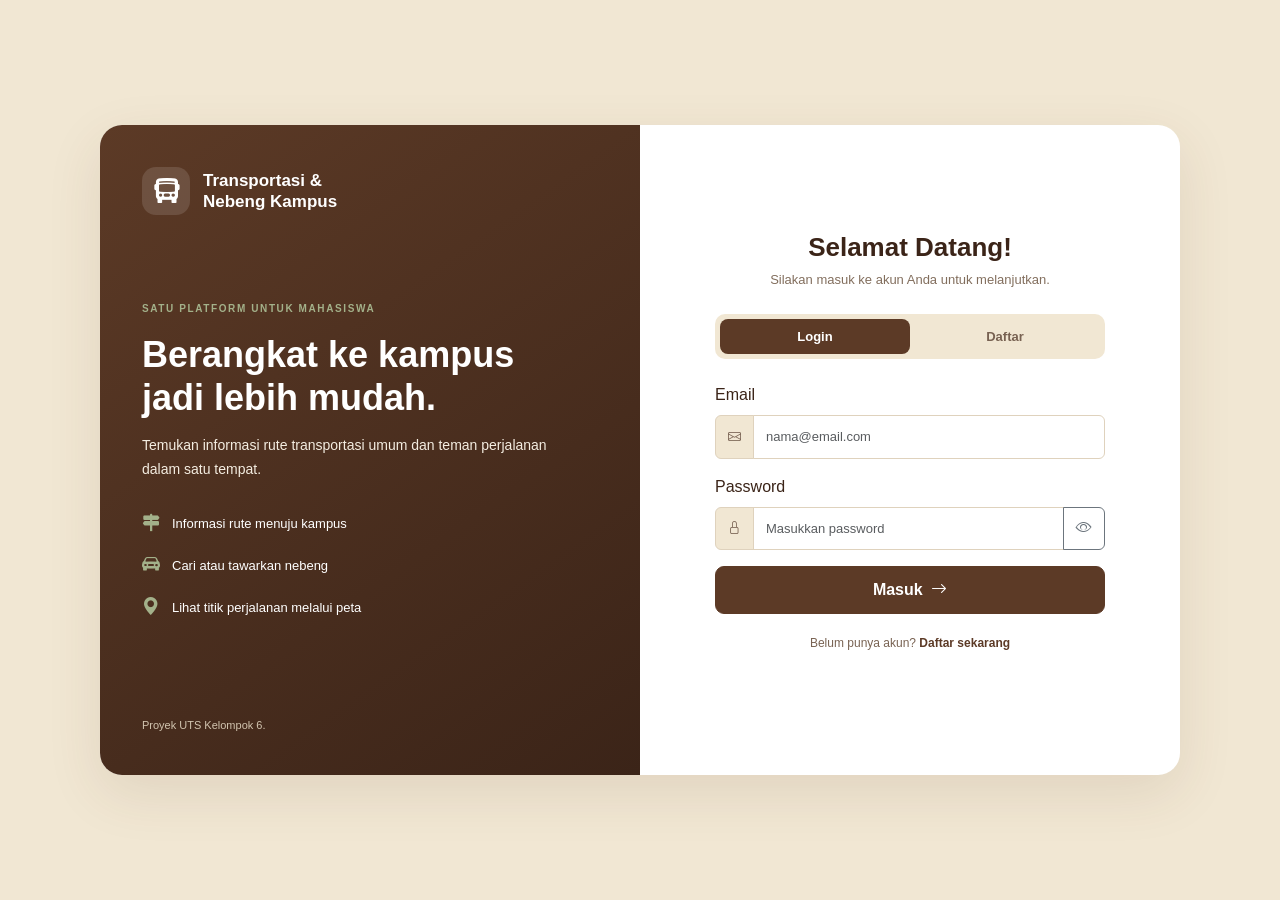
<file: login.html>
<!DOCTYPE html>
<html lang="id">
  <!-- BAGIAN HEAD : Meta data, Bootstrap, ikon, dan CSS tampilan login/daftar.-->
<head> 
  <meta charset="UTF-8">
  <meta name="viewport" content="width=device-width, initial-scale=1.0">
  <title>Login & Daftar | Transportasi & Nebeng Kampus</title>
  <link href="https://cdn.jsdelivr.net/npm/bootstrap@5.3.3/dist/css/bootstrap.min.css" rel="stylesheet">
  <link href="https://cdn.jsdelivr.net/npm/bootstrap-icons@1.11.3/font/bootstrap-icons.min.css" rel="stylesheet">
  <link href="css/style.css" rel="stylesheet">
</head>
<body class="auth-page">
  <!-- pembungkus AUTH: membagi halaman menjadi panel pengenalan dan panel formulir.-->
  <main class="auth-wrapper">
    <!-- Panel Pengenalan: identitas aplikasi dan ringkasan fitur yang tersedia.-->
    <section class="auth-intro">
      <div class="auth-brand">
        <div class="auth-brand-icon"><i class="bi bi-bus-front-fill"></i></div>
        <div><strong>Transportasi &</strong><br><strong>Nebeng Kampus</strong></div>
      </div>
      <div class="auth-intro-content">
        <span class="auth-eyebrow">SATU PLATFORM UNTUK MAHASISWA</span>
        <h1>Berangkat ke kampus jadi lebih mudah.</h1>
        <p>Temukan informasi rute transportasi umum dan teman perjalanan dalam satu tempat.</p>
        <div class="auth-feature"><i class="bi bi-signpost-2-fill"></i><span>Informasi rute menuju kampus</span></div>
        <div class="auth-feature"><i class="bi bi-car-front-fill"></i><span>Cari atau tawarkan nebeng</span></div>
        <div class="auth-feature"><i class="bi bi-geo-alt-fill"></i><span>Lihat titik perjalanan melalui peta</span></div>
      </div>
      <div class="auth-intro-footer">Proyek UTS Kelompok 6. </div>
    </section>
    
    <!-- PANEL FORMULIR: tempat pengguna masuk atau membuat akun baru-->
    <section class="auth-form-side">
      <div class="auth-card">
        <div class="text-center mb-4">
          <div class="auth-mobile-icon"><i class="bi bi-bus-front-fill"></i></div>
          <h2 id="authTitle">Selamat Datang!</h2>
          <p id="authSubtitle">Silakan masuk ke akun Anda untuk melanjutkan.</p>
        </div>

        <!-- TAB LOGIN DAFTAR: tombol untuk mengganti formulir tanpa pindah halaman.-->
        <div class="auth-switch nav nav-pills mb-4" role="tablist">
          <button class="nav-link active" id="loginTab" type="button">Login</button>
          <button class="nav-link" id="registerTab" type="button">Daftar</button>
        </div>

        <!-- FORM LOGIN: menerima email dan password akun yang sudah daftarkan. -->
        <form id="loginForm">
          <div class="mb-3">
            <label for="loginEmail" class="form-label">Email</label>
            <div class="input-group">
              <span class="input-group-text"><i class="bi bi-envelope"></i></span>
              <input class="form-control" type="email" id="loginEmail" placeholder="nama@email.com" required>
            </div>
          </div>
          <div class="mb-3">
            <label for="loginPassword" class="form-label">Password</label>
            <div class="input-group">
              <span class="input-group-text"><i class="bi bi-lock"></i></span>
              <input class="form-control" type="password" id="loginPassword" placeholder="Masukkan password" required minlength="6">
              <button class="btn btn-outline-secondary password-toggle" type="button" data-target="loginPassword" aria-label="Tampilkan password"><i class="bi bi-eye"></i></button>
            </div>
          </div>
          <div id="loginMessage" class="small mb-3" aria-live="polite"></div>
          <button class="btn btn-primary w-100 auth-submit" type="submit">Masuk <i class="bi bi-arrow-right ms-1"></i></button>
          <p class="auth-switch-note">Belum punya akun? <button type="button" class="link-button" id="goRegister">Daftar sekarang</button></p>
        </form>

        <!-- FORM DAFTAR: menerima nama, email, password, dan konfirmasi password.-->
        <form id="registerForm" class="d-none">
          <div class="mb-3">
            <label for="registerName" class="form-label">Nama Lengkap</label>
            <input class="form-control" type="text" id="registerName" placeholder="Masukkan nama lengkap" required maxlength="60">
          </div>
          <div class="mb-3">
            <label for="registerEmail" class="form-label">Email</label>
            <input class="form-control" type="email" id="registerEmail" placeholder="nama@email.com" required>
          </div>
          <div class="mb-3">
            <label for="registerPassword" class="form-label">Password</label>
            <input class="form-control" type="password" id="registerPassword" placeholder="Minimal 6 karakter" required minlength="6">
          </div>
          <div class="mb-3">
            <label for="confirmPassword" class="form-label">Konfirmasi Password</label>
            <input class="form-control" type="password" id="confirmPassword" placeholder="Ulangi password" required minlength="6">
          </div>
          <div id="registerMessage" class="small mb-3" aria-live="polite"></div>
          <button class="btn btn-primary w-100 auth-submit" type="submit">Buat Akun <i class="bi bi-person-plus ms-1"></i></button>
          <p class="auth-switch-note">Sudah punya akun? <button type="button" class="link-button" id="goLogin">Login</button></p>
        </form>
      </div>
    </section>
  </main>
  <!-- JAVASCRIPT: Bootstrap untuk komponen UI dan auth. js untuk login?pendaftaran. -->
  <script src="https://cdn.jsdelivr.net/npm/bootstrap@5.3.3/dist/js/bootstrap.bundle.min.js"></script>
  <script src="js/auth.js"></script>
</body>
</html>
</file>
<file: css/style.css>
/* 1. LOGIN DAN PENDAFTARAN */

.auth-page {
    min-height: 100vh;
    background: #F1E7D3;
    display: flex;
    align-items: center;
    justify-content: center;
    padding: 28px
}

.auth-wrapper {
    width: min(1080px, 100%);
    min-height: 650px;
    background: #fff;
    border-radius: 22px;
    overflow: hidden;
    display: grid;
    grid-template-columns: 1fr 1fr;
    box-shadow: 0 18px 55px #5c3a261c
}

.auth-intro {
    background: linear-gradient(145deg, #5C3A26, #3B2418);
    color: #fff;
    padding: 42px;
    display: flex;
    flex-direction: column;
    justify-content: space-between
}

.auth-brand {
    display: flex;
    align-items: center;
    gap: 13px;
    font-size: 17px;
    line-height: 1.25
}

.auth-brand-icon {
    width: 48px;
    height: 48px;
    border-radius: 14px;
    background: #ffffff20;
    display: grid;
    place-items: center;
    font-size: 25px
}

.auth-intro-content {
    max-width: 410px;
    padding: 35px 0
}

.auth-eyebrow {
    font-size: 10px;
    letter-spacing: 1.6px;
    color: #A3B18A;
    font-weight: 700
}

.auth-intro-content h1 {
    font-size: 36px;
    line-height: 1.18;
    font-weight: 800;
    margin: 15px 0
}

.auth-intro-content p {
    color: #f4ede1;
    font-size: 14px;
    line-height: 1.7;
    margin-bottom: 28px
}

.auth-feature {
    display: flex;
    align-items: center;
    gap: 12px;
    margin: 15px 0;
    color: #fff;
    font-size: 13px
}

.auth-feature i {
    font-size: 18px;
    color: #A3B18A
}

.auth-intro-footer {
    font-size: 11px;
    color: #d2c5b0
}

.auth-form-side {
    display: flex;
    align-items: center;
    justify-content: center;
    padding: 42px
}

.auth-card {
    width: 100%;
    max-width: 390px
}

.auth-card h2 {
    font-size: 26px;
    font-weight: 800;
    margin-bottom: 7px
}

.auth-card>div>p {
    font-size: 13px;
    color: var(--muted)
}

.auth-mobile-icon {
    display: none
}

.auth-switch {
    background: #F1E7D3;
    border-radius: 10px;
    padding: 5px
}

.auth-switch .nav-link {
    width: 50%;
    border-radius: 8px;
    color: #786252;
    font-size: 13px;
    font-weight: 700
}

.auth-switch .nav-link.active {
    background: #5C3A26;
    color: #fff
}

.auth-card .form-control,
.auth-card .input-group-text {
    font-size: 13px;
    padding: 11px 12px;
    border-color: #dfd2bd
}

.auth-card .input-group-text {
    background: #F1E7D3;
    color: #786252
}

.auth-submit {
    padding: 11px;
    font-weight: 700;
    border-radius: 9px
}

.auth-switch-note {
    text-align: center;
    font-size: 12px;
    color: #786252;
    margin-top: 20px
}

.link-button {
    border: 0;
    background: none;
    color: #5C3A26;
    font-weight: 700;
    padding: 0
}

.auth-disclaimer {
    margin-top: 26px;
    padding: 11px 12px;
    background: #F1E7D3;
    border-radius: 8px;
    color: #786252;
    font-size: 10px;
    line-height: 1.5
}

@media(max-width:767px) {
    .auth-page {
        padding: 12px;
        align-items: flex-start
    }

    .auth-wrapper {
        grid-template-columns: 1fr;
        min-height: 0;
        border-radius: 16px
    }

    .auth-intro {
        padding: 20px 22px
    }

    .auth-intro-content {
        padding: 24px 0 8px
    }

    .auth-intro-content h1 {
        font-size: 25px;
        margin: 9px 0
    }

    .auth-intro-content p {
        font-size: 12px;
        margin-bottom: 12px
    }

    .auth-feature {
        display: none
    }

    .auth-intro-footer {
        font-size: 9px
    }

    .auth-form-side {
        padding: 28px 22px
    }

    .auth-mobile-icon {
        display: grid;
        place-items: center;
        width: 48px;
        height: 48px;
        margin: 0 auto 12px;
        background: #A3B18A;
        color: #5C3A26;
        border-radius: 14px;
        font-size: 23px
    }
}

    /* 2. GLOBAL STYLING */

:root {
    --navy: #5C3A26;
    --navy2: #3B2418;
    --blue: #5C3A26;
    --bg: #F1E7D3;
    --text: #3B2418;
    --muted: #826e5d;
    --line: #dfd2bd
}

* {
    box-sizing: border-box
}

body {
    margin: 0;
    background: var(--bg);
    color: var(--text);
    font-family: Arial, Helvetica, sans-serif
}


/* =========================================================
   3. DASHBOARD / HERO DAN TOMBOL
   ========================================================= */

.hero {
    background: linear-gradient(115deg, #A3B18A, #cad4b8);
    border-radius: 16px;
    padding: 26px 30px;
    min-height: 190px;
    display: flex;
    align-items: center;
    justify-content: space-between;
    overflow: hidden;
    margin-bottom: 16px
}

.hero h2 {
    font-size: 30px;
    line-height: 1.1;
    font-weight: 800;
    color: #3B2418;
    margin: 0 0 12px
}

.hero p {
    max-width: 540px;
    color: #4a3628;
    font-size: 14px;
    line-height: 1.6;
    margin-bottom: 17px
}

.hero-art {
    font-size: 100px;
    color: #5C3A26;
    padding: 0 28px
}

.btn-primary {
    background: var(--navy);
    border-color: var(--navy)
}

.btn-primary:hover {
    background: #3B2418;
    border-color: #3B2418
}

.text-primary, 
.page-link, 
.search-result-item:hover {
    color: #5C3A26 !important;
}

.bg-primary, 
.page-item.active .page-link {
    background-color: #5C3A26 !important;
    border-color: #5C3A26 !important;
    color: #fff !important;
}

.page-link {
    border-color: #dfd2bd !important;
}

    /* 4. KOMPONEN KARTU DAN PANEL */

.panel {
    background: #fff;
    border: 0;
    border-radius: 14px;
    box-shadow: 0 2px 12px #5c3a260a;
    padding: 18px;
    margin-bottom: 16px;
    min-width: 0
}

.stat-card {
    padding: 18px;
    display: flex;
    align-items: center;
    gap: 14px;
    height: 100%
}

.stat-icon {
    width: 48px;
    height: 48px;
    border-radius: 13px;
    color: #fff;
    display: grid;
    place-items: center;
    font-size: 21px;
    flex-shrink: 0
}

.stat-icon.blue {
    background: #5C3A26
}

.stat-icon.green {
    background: #A3B18A
}

.stat-icon.purple {
    background: #786252
}

.stat-icon.orange {
    background: #b58452
}

.stat-card small {
    color: var(--muted);
    font-size: 12px
}

.stat-card h3 {
    font-size: 24px;
    margin: 3px 0;
    font-weight: 750
}

.trend {
    font-size: 11px;
    color: #586944
}

.panel-title {
    display: flex;
    align-items: center;
    justify-content: space-between;
    gap: 10px;
    margin-bottom: 14px
}

.panel-title h5 {
    font-size: 15px;
    font-weight: 700;
    margin: 0
}

.panel-title h5 i {
    color: var(--navy);
    margin-right: 6px
}

    /* 5. TOPBAR DAN HEADER HALAMAN */

.main-content {
    margin-left: 240px;
    min-height: 100vh;
    padding: 0 22px 28px
}

.topbar {
    height: 76px;
    background: #fff;
    border-bottom: 1px solid var(--line);
    display: flex;
    align-items: center;
    justify-content: space-between;
    padding: 0 18px;
    margin: 0 -22px 20px
}

.searchbox {
    display: flex;
    align-items: center;
    gap: 10px;
    background: #F1E7D3;
    border-radius: 10px;
    padding: 11px 14px;
    width: min(470px, 55%)
}

.searchbox input {
    border: 0;
    outline: 0;
    background: transparent;
    width: 100%;
    font-size: 13px
}

.user-area {
    display: flex;
    align-items: center;
    gap: 12px;
    font-size: 13px;
    font-weight: 600
}

.avatar {
    width: 36px;
    height: 36px;
    border-radius: 50%;
    background: #A3B18A;
    color: #fff;
    display: grid;
    place-items: center;
    font-size: 17px
}

.page-heading {
    display: flex;
    align-items: flex-start;
    justify-content: space-between;
    gap: 15px;
    margin-bottom: 18px
}

.page-heading h1 {
    font-size: 25px;
    font-weight: 750;
    margin: 0 0 5px
}

.page-heading p {
    color: var(--muted);
    font-size: 13px;
    margin: 0
}

    /* 6. GLOBAL SEARCH STYLING */

.search-box {
    position: relative;
}

.search-results {
    display: none;
    position: absolute;
    top: 110%;
    left: 0;
    width: 100%;
    background: white;
    border-radius: 10px;
    box-shadow: 0 5px 20px rgba(92, 58, 38, 0.12);
    z-index: 9999;
    overflow: hidden;
}

.search-result-item {
    display: block;
    padding: 12px 15px;
    color: #3B2418;
    text-decoration: none;
    font-size: 13px;
    border-bottom: 1px solid #eee;
}

.search-result-item:hover {
    background: #F1E7D3;
    color: #5C3A26;
}

.search-empty {
    padding: 12px 15px;
    color: #826e5d;
    font-size: 13px;
}

    /* 7. MAP AND CHART STYLING */

#usageChart {
    height: 260px;
    width: 100%
}

#dashboardMap {
    height: 260px;
    width: 100%;
    border-radius: 10px;
    z-index: 1
}

#fullMap {
    height: 520px;
    width: 100%;
    border-radius: 12px;
    z-index: 1
}

.leaflet-routing-container {
    display: none !important;
}

.leaflet-control-attribution {
    display: none !important;
}

    /* 8. RESPONSIVE STYLING */

@media(max-width:991px) {
    .sidebar {
        width: 205px
    }

    .main-content {
        margin-left: 205px
    }

    .hero-art {
        font-size: 75px
    }
}

@media(max-width:767px) {
    .sidebar {
        position: relative;
        width: 100%;
        height: auto;
        padding: 12px
    }

    .brand {
        padding-bottom: 10px
    }

    .sidebar nav {
        display: flex;
        overflow-x: auto;
        gap: 4px
    }

    .sidebar .nav-link {
        white-space: nowrap
    }

    .menu-label,
    .sidebar-bottom {
        display: none
    }

    .main-content {
        margin-left: 0;
        padding: 0 12px 20px
    }

    .topbar {
        margin: 0 -12px 16px;
        padding: 0 12px;
        height: 65px
    }

    .searchbox {
        width: 65%
    }

    .hero {
        padding: 20px;
        min-height: 0
    }

    .hero h2 {
        font-size: 24px
    }

    .hero-art {
        display: none
    }

    .page-heading h1 {
        font-size: 21px
    }

    #fullMap {
        height: 400px
    }
}

    /* 9. SIDEBAR / MENU NAVIGASI */

.sidebar {
    position: fixed;
    inset: 0 auto 0 0;
    width: 240px;
    background: linear-gradient(180deg, var(--navy), var(--navy2));
    color: #fff;
    padding: 22px 13px;
    z-index: 1030
}

.brand {
    display: flex;
    align-items: center;
    gap: 12px;
    padding: 5px 10px 25px;
    font-weight: 700;
    font-size: 16px;
    line-height: 1.25
}

.brand-icon {
    width: 42px;
    height: 42px;
    display: grid;
    place-items: center;
    background: #ffffff1c;
    border-radius: 12px;
    font-size: 23px
}

.menu-label {
    font-size: 10px;
    letter-spacing: 1.2px;
    color: #d2c5b0;
    padding: 12px 14px 7px
}

.sidebar .nav-link {
    display: flex;
    align-items: center;
    gap: 13px;
    color: #ecdcc9;
    padding: 11px 13px;
    border-radius: 10px;
    margin: 3px 0;
    font-size: 14px
}

.sidebar .nav-link i {
    font-size: 17px;
    width: 21px
}

.sidebar .nav-link:hover,
.sidebar .nav-link.active {
    background: #ffffff20;
    color: #fff
}

.sidebar .nav-link.active {
    box-shadow: inset 3px 0 #A3B18A
}

.sidebar-bottom {
    position: absolute;
    bottom: 18px;
    left: 13px;
    right: 13px;
    border-top: 1px solid #ffffff30;
    padding-top: 12px
}


    /* 10. TABEL DATATABLES: GAYA BERSAMA */

:is(#routeTable_wrapper, #dashboardRouteTable_wrapper, #dashboardNebengTable_wrapper, #rideTable_wrapper, #userTable_wrapper) .dt-length,
:is(#routeTable_wrapper, #dashboardRouteTable_wrapper, #dashboardNebengTable_wrapper, #rideTable_wrapper, #userTable_wrapper) .dt-search {
    display: flex;
    align-items: center;
    gap: 8px;
    font-size: 13px;
    color: var(--muted);
}

:is(#routeTable_wrapper, #dashboardRouteTable_wrapper, #dashboardNebengTable_wrapper, #rideTable_wrapper, #userTable_wrapper) .dt-length select,
:is(#routeTable_wrapper, #dashboardRouteTable_wrapper, #dashboardNebengTable_wrapper, #rideTable_wrapper, #userTable_wrapper) .dt-search input {
    font-size: 13px;
    color: var(--text);
    border: 1px solid var(--line);
    border-radius: 8px;
    background-color: #fff;
}

:is(#routeTable_wrapper, #dashboardRouteTable_wrapper, #dashboardNebengTable_wrapper, #rideTable_wrapper, #userTable_wrapper) .dt-length select {
    width: auto;
    min-width: 72px;
    padding: 6px 30px 6px 12px;
    font-weight: 700;
    color: var(--navy);
    cursor: pointer;
}

:is(#routeTable_wrapper, #dashboardRouteTable_wrapper, #dashboardNebengTable_wrapper, #rideTable_wrapper, #userTable_wrapper) .dt-search input {
    width: 220px;
    max-width: 100%;
    padding: 7px 12px;
    margin-left: 0;
}

:is(#routeTable_wrapper, #dashboardRouteTable_wrapper, #dashboardNebengTable_wrapper, #rideTable_wrapper, #userTable_wrapper) .dt-length select:focus,
:is(#routeTable_wrapper, #dashboardRouteTable_wrapper, #dashboardNebengTable_wrapper, #rideTable_wrapper, #userTable_wrapper) .dt-search input:focus {
    outline: 0;
    border-color: var(--navy);
    box-shadow: 0 0 0 3px color-mix(in srgb, var(--navy) 18%, transparent);
}

:is(#routeTable_wrapper, #dashboardRouteTable_wrapper, #dashboardNebengTable_wrapper, #rideTable_wrapper, #userTable_wrapper) thead th {
    font-size: 14px;
    outline: 0 !important;
}

/* Info bawah tabel (font lebih kecil) */
:is(#routeTable_wrapper, #dashboardRouteTable_wrapper, #dashboardNebengTable_wrapper, #rideTable_wrapper, #userTable_wrapper) .dt-info {
    font-size: 11px !important;
    font-weight: 400;
    color: var(--muted);
    margin-top: 6px;
}

/* Tombol pagination kembali rapi dan proporsional seperti semula */
:is(#routeTable_wrapper, #dashboardRouteTable_wrapper, #dashboardNebengTable_wrapper, #rideTable_wrapper, #userTable_wrapper) .dt-paging .pagination {
    gap: 5px;
    margin: 0;
    flex-wrap: wrap;
}

:is(#routeTable_wrapper, #dashboardRouteTable_wrapper, #dashboardNebengTable_wrapper, #rideTable_wrapper, #userTable_wrapper) .dt-paging .page-link {
    min-width: 36px;
    height: 36px;
    display: grid;
    place-items: center;
    padding: 0 10px;
    font-size: 13px;
    font-weight: 700;
    border-radius: 9px !important;
    background: #fff;
    color: var(--navy) !important;
    border: 1px solid var(--line) !important;
}

:is(#routeTable_wrapper, #dashboardRouteTable_wrapper, #dashboardNebengTable_wrapper, #rideTable_wrapper, #userTable_wrapper) .dt-paging .page-item:not(.active):not(.disabled) .page-link:hover {
    background: color-mix(in srgb, var(--navy) 10%, white);
}

:is(#routeTable_wrapper, #dashboardRouteTable_wrapper, #dashboardNebengTable_wrapper, #rideTable_wrapper, #userTable_wrapper) .dt-paging .page-item.active .page-link {
    background: var(--navy) !important;
    border-color: var(--navy) !important;
    color: #fff !important;
}

:is(#routeTable_wrapper, #dashboardRouteTable_wrapper, #dashboardNebengTable_wrapper, #rideTable_wrapper, #userTable_wrapper) .dt-paging .page-item.disabled .page-link {
    opacity: .45;
}

    /* 11. KHUSUS RUTE */

#routeTable th:first-child,
#routeTable td:first-child {
    width: 56px;
    text-align: center;
    font-weight: 700;
    color: var(--navy);
}

#routeTable thead th:first-child .dt-column-order {
    display: none;
}

@media (max-width: 767px) {
    #routeTable_wrapper .dt-search input {
        width: 150px;
    }

    #routeTable_wrapper .dt-paging .page-link {
        min-width: 32px;
        height: 32px;
        font-size: 12px;
    }

    :is(#routeTable_wrapper, #dashboardRouteTable_wrapper, #dashboardNebengTable_wrapper, #rideTable_wrapper, #userTable_wrapper) .dt-info {
        font-size: 10px !important;
    }
}

        /*12. KHUSUS DASHBOARD */

:is(#dashboardRouteTable_wrapper, #dashboardNebengTable_wrapper) .dt-search input {
    width: 130px;
    padding: 6px 10px;
}

:is(#dashboardRouteTable_wrapper, #dashboardNebengTable_wrapper) .dt-paging .pagination {
    gap: 4px;
}

:is(#dashboardRouteTable_wrapper, #dashboardNebengTable_wrapper) .dt-paging .page-link {
    min-width: 32px;
    height: 32px;
    padding: 0 9px;
    font-size: 12px;
    border-radius: 8px !important;
}


/* #########################################################
   13. KHUSUS NEBENG
   ######################################################### */

#rideTable_wrapper .dt-search input {
    width: 260px;
}

#rideTable thead th {
    font-weight: 700;
    color: var(--navy);
}

@media (max-width: 767px) {
    #rideTable_wrapper .dt-search input {
        width: 150px;
    }
}

    /* 14. KHUSUS PENGGUNA */

#userTable_wrapper .dt-search input {
    width: 260px;
}

#userTable thead th {
    font-weight: 700;
    color: var(--navy);
}

@media (max-width: 767px) {
    #userTable_wrapper .dt-search input {
        width: 150px;
    }
}
</file>
